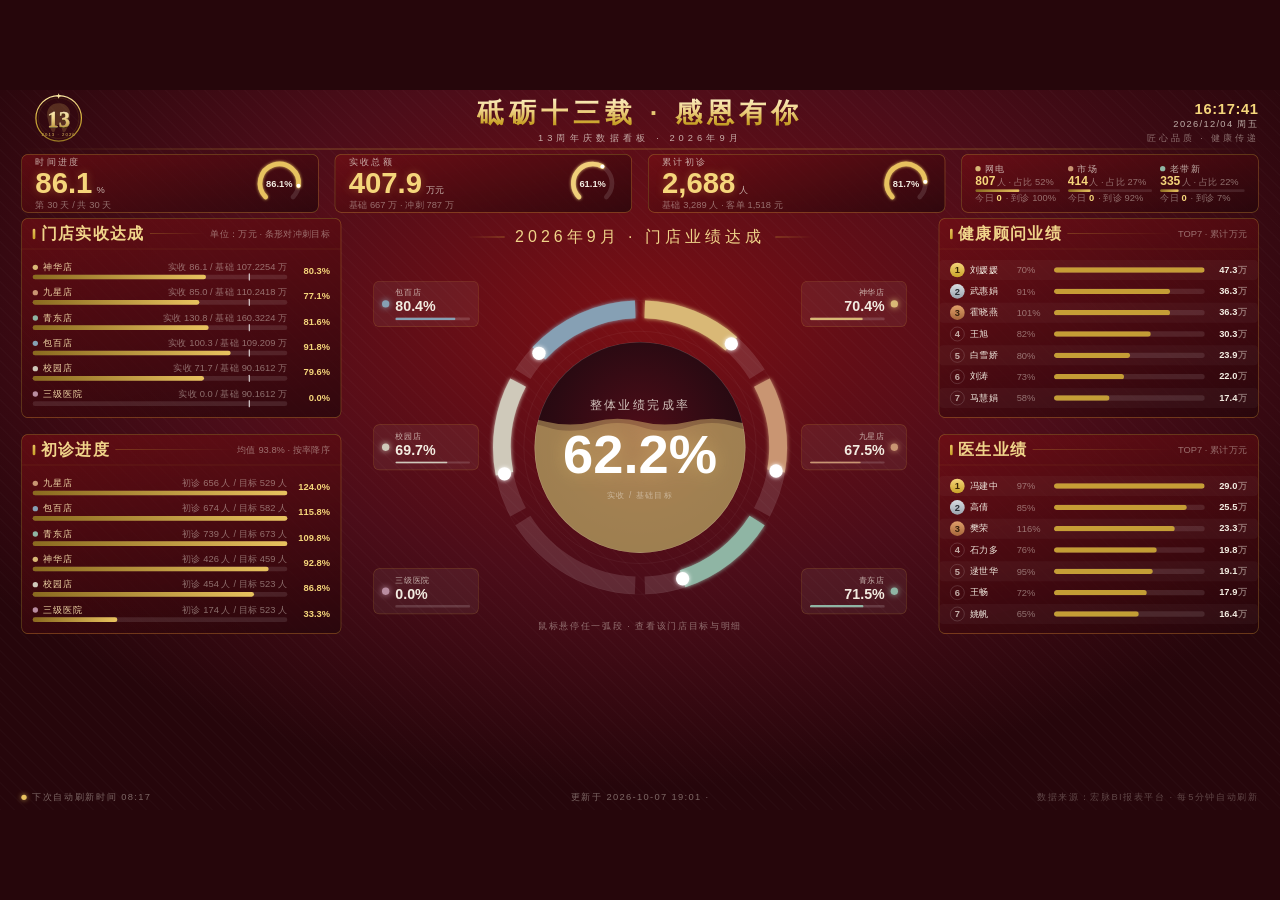
<file: site/index.html>
<!doctype html>
<html lang="zh-CN" data-page-node-id="bNAlIa9GvkVpchiOoF7Fsz">
  <head data-page-node-id="pRcPVPCFBdSMMbLrFjeiWT">
    <meta charset="UTF-8" data-page-node-id="fTteCExekOCX3ANO8GNjdZ" />
    <meta name="viewport" content="width=device-width, initial-scale=1.0" data-page-node-id="JhB4ZAEZevLRiTJPF1NyBG" />
    <title>13周年庆数据看板 v2</title>
    <link rel="icon" href="data:," />
    <!--------------------------------------------------------------


  二、版式网格（设计像素，全部闭合）
    头部 88 ｜ KPI 行 96–184（4 卡 ×446 gap24）
    主区 192–816 三栏：左 480 / 中 800 / 右 480（gutter 48，边距 32）
       32+480+48+800+48+480+32 = 1920，中央列 560→1360，中心 = 960
    底部折线 840–1048 通栏 1856 ｜ 底边距 32

  三、亮度控制
    大面积底色走深红渐变（水球三色 ×0.78 → L*≈18~27），
    6 段弧统一降饱和到 L*≤70，禁止荧光色与大面积高饱和红。

  四、调试
    ?static=1 跳过入场动画直接呈现终态（截图核对用）
    ?hover=N  模拟悬停第 N 段弧（tooltip 核对用）
    ?beat=N   直接呈现第 N 次心跳后的数据态（建议与 static=1 同用）
    ?hbms=ms  心跳间隔覆盖（默认 300000 = 5 分钟，调试用短间隔）

  五、数据心跳（见 ⑫ 节）
    每 5 分钟 buildData(beat++) 全量重建数据模型并原地刷新：
    KPI / 渠道 chip / 中央水球（弧段+水位+主数字）/ 左右四面板 /
    底部折线，页面不重载。历史日序列固定，增长落在「今天」的
    数据点上；左下角有心跳指示器（倒计时 + 刷新闪烁）。
  ============================================================-->
        <link rel="stylesheet" href="anniversary/css/style.css?v=20260929-8" />
  </head>
  <body data-page-node-id="v0FKEsf7Q6nRDLdoApuXJm">
    <div id="stage" data-page-node-id="kpHgrNEEkZe6PAno3AZiqG">
      <!-- ═══════════ Header ═══════════ -->
      <header id="hd" class="rv" data-page-node-id="wEYzkn5nYDAj5ljEAe1Y7S">
        <div class="logo" data-page-node-id="156GlCvEMHMHPoqrzs1CSF">
          <svg viewBox="0 0 180 150" data-page-node-id="gASNDZ9bTVkrAyyckmfHOM">
            <defs data-page-node-id="hqDiLdGtXwyyaEme4GPJWh">
              <linearGradient id="lgRing" x1="0" y1="0" x2="0" y2="1" data-page-node-id="lqxeYtdk4iewFhR3yDb2SH">
                <stop offset="0" stop-color="#fbe7a2" data-page-node-id="FFY9TI5BgzKePglZpI7jYK" />
                <stop offset="0.5" stop-color="#d4af37" data-page-node-id="RoODJLpOfjntsP8UMK7K4A" />
                <stop offset="1" stop-color="#9a7a24" data-page-node-id="HEvY9dDS5gaLxZupJrBT9t" />
              </linearGradient>
              <linearGradient id="lgNum" x1="0" y1="0" x2="0" y2="1" data-page-node-id="Ao8qt6Al73WwDt1gpRjUwL">
                <stop offset="0" stop-color="#fdf3cd" data-page-node-id="Ha32vFqB7SGn9soHdYtvfg" />
                <stop offset="0.45" stop-color="#f0d48a" data-page-node-id="dt03Z1TfhhpD5ZBrbN7TFr" />
                <stop offset="1" stop-color="#a87f1f" data-page-node-id="MylkIHC2j7ACWehBBXiNBk" />
              </linearGradient>
            </defs>
            <path
              d="M0 -28 C-16 -28 -24 -16 -21 -2 C-19 8 -15 26 -10 26 C-5 26 -7 12 0 12 C7 12 5 26 10 26 C15 26 19 8 21 -2 C24 -16 16 -28 0 -28 Z"
              transform="translate(90,72) scale(1.5)"
              fill="#e8c25f"
              opacity="0.2" data-page-node-id="RsiaJ8O6N65sGDhtilJ795"
            />
            <circle
              cx="90"
              cy="72"
              r="64"
              fill="none"
              stroke="url(#lgRing)"
              stroke-width="3.5" data-page-node-id="2CCHN2UXEv8PuBEjy0APqm"
            />
            <circle
              cx="90"
              cy="72"
              r="57"
              fill="none"
              stroke="rgba(212,175,55,0.35)"
              stroke-width="1" data-page-node-id="bCd5TjKRQrcUs7yGlWtTZC"
            />
            <text
              x="90"
              y="97"
              text-anchor="middle"
              font-size="64"
              font-weight="900"
              font-family="Bahnschrift, Microsoft YaHei"
              fill="#4a3608"
              transform="translate(0,2.5)" data-page-node-id="R2Y0nsFZqWWWNmogxF9ROb"
            >
              13
            </text>
            <text
              x="90"
              y="97"
              text-anchor="middle"
              font-size="64"
              font-weight="900"
              font-family="Bahnschrift, Microsoft YaHei"
              fill="url(#lgNum)"
              stroke="#fff8e1"
              stroke-width="0.8"
              paint-order="stroke" data-page-node-id="cmLNA8DesL4ARSBCl8cDCI"
            >
              13
            </text>
            <text
              x="90"
              y="121"
              text-anchor="middle"
              font-size="12"
              letter-spacing="3"
              fill="#e8c25f" data-page-node-id="w2LghVP4Pk8408AM7kDbOS"
            >
              2013 · 2026
            </text>
            <path
              d="M90 1.5 l2.2 5.6 5.6 2.2 -5.6 2.2 -2.2 5.6 -2.2 -5.6 -5.6 -2.2 5.6 -2.2 Z"
              fill="#fbe7a2" data-page-node-id="NrE1xtxqVkxlS9hG5zrr7q"
            />
          </svg>
        </div>
        <div class="title-wrap" data-page-node-id="9TCTEH1GL8MoABwhuIT3JK">
          <h1 data-page-node-id="tMiSZUa9S475jgxGeOnpzD">砥砺十三载 · 感恩有你</h1>
          <div class="subtitle" data-page-node-id="unRnWkU2URs4cFyrSFijpP">13周年庆数据看板 · 2026年9月</div>
        </div>
        <div class="clock" data-page-node-id="I2EozdVsNFKLFbrP7CSTph">
          <div class="t" id="clkTime" data-page-node-id="CklAXqz7jNYkuGRezKDurt">--:--:--</div>
          <div class="d" id="clkDate" data-page-node-id="HKp1TdW5JFSPURgOC2ITIA">————</div>
          <div class="slogan" data-page-node-id="g4IWigsaMyrBHXUSn34NM8">匠心品质 · 健康传递</div>
        </div>
      </header>
      <div class="h-sep" data-page-node-id="c2TKFTtrCtJGPuu5cIxSoY"></div>

      <!-- ═══════════ KPI 行 ═══════════ -->
      <section class="kpis" data-page-node-id="oSrQ1wHtikNl7rWVyhdjDN">
        <div class="kpi rv" data-page-node-id="SEYMCR4YmNM6E5nRwQ7IFp">
          <div class="kpi-l" data-page-node-id="44aorb51xL6MD6YPoZtlcz">
            <div class="kpi-label" data-page-node-id="V92zzAW6HuHXwulFekLh0v">时间进度</div>
            <div class="kpi-val" data-page-node-id="hyriNu5bZcucHpvpL2OOkM">
              <span class="num" id="vTime" data-page-node-id="tIEE3MougiuXbI8ZQb6H0s">0.0</span><span class="unit" data-page-node-id="O7dZuk6k6PlfmLgmGHEvLG">%</span>
            </div>
            <div class="kpi-sub" id="subTime" data-page-node-id="u6JN2mnEIhYJCzTOMCDFlZ">第 — 天 / 共 — 天</div>
          </div>
          <svg class="kpi-ring" id="rTime" viewBox="0 0 76 76" data-page-node-id="Ri1fY9IDdeKz1RI6IpJBEr"></svg>
        </div>
        <div class="kpi rv" data-page-node-id="xRi9tnBVwguL4xviL0JL0x">
          <div class="kpi-l" data-page-node-id="fzAci5xB72Cmhn3D7NAKaT">
            <div class="kpi-label" data-page-node-id="O5rpzulqEDu8IPt1yL2ZdE">实收总额</div>
            <div class="kpi-val" data-page-node-id="RCVx6vrJ17pDKSXDDdmLY9">
              <span class="num" id="vRev" data-page-node-id="InIMxo8T8QPRCyh5iJ6Ayt">0</span><span class="unit" data-page-node-id="SgshnPoZXCHpcYYE85dBF2">万元</span>
            </div>
            <div class="kpi-sub" id="subRev" data-page-node-id="TKbxoZFyBJaGhJ40QJAyX7">冲刺目标 — 万</div>
          </div>
          <svg class="kpi-ring" id="rRev" viewBox="0 0 76 76" data-page-node-id="Qpdsl4Wsvq7b8BEYaNRXwF"></svg>
        </div>
        <div class="kpi rv" data-page-node-id="KUwDDoYRsBBzJocgN3xbk4">
          <div class="kpi-l" data-page-node-id="MGHXHej9tQ5Hyuykaf9URP">
            <div class="kpi-label" data-page-node-id="w1z18vkmG5Nbth9sIqBwyG">累计初诊</div>
            <div class="kpi-val" data-page-node-id="rzB3d2FVG9kCjQAFVdoI1Y">
              <span class="num" id="vInit" data-page-node-id="fIbuGY6w7z44757RwI4yW1">0</span><span class="unit" data-page-node-id="ebtRX31nunjrN7MkISvLin">人</span>
            </div>
            <div class="kpi-sub" id="subInit" data-page-node-id="tzTCCbZm5sNMX1L8b9eey3">客单 — 元</div>
          </div>
          <svg class="kpi-ring" id="rInit" viewBox="0 0 76 76" data-page-node-id="oSgAc6CB6fNtqqdUA3VIWz"></svg>
        </div>
        <div class="kpi rv" data-page-node-id="k71qaQ9eMRFucWOAYcyMGH">
          <div class="kpi-ch" id="chChips" data-page-node-id="TKcTfXJ90g9bT6nKtFfv62"></div>
        </div>
      </section>

      <!-- ═══════════ 左栏 ═══════════ -->
      <section
        class="panel rv"
        id="pRev"
        style="left: 32px; top: 192px; width: 480px; height: 300px" data-page-node-id="0GzqxweOMjRgrN7YKevPSM"
      >
        <div class="panel-hd" data-page-node-id="Df7qdn8ugzR1t7VkyfmpOt">
          <h3 data-page-node-id="QozZiLu8bZZRKTjCXXU3ck">门店实收达成</h3>
          <span class="hline" data-page-node-id="J2i0PtmHDQrnvhUNHukCvz"></span>
          <span class="tag" data-page-node-id="NDKkVHRwoWOS1iuBsFXWVc">单位：万元 · 条形对冲刺目标</span>
        </div>
        <div class="sp-rows" id="rowsRev" data-page-node-id="oeGaWgf1RTmptFVPS90v6Z"></div>
      </section>

      <section
        class="panel rv"
        id="pRevisit"
        style="left: 32px; top: 516px; width: 480px; height: 300px" data-page-node-id="Tlr16npC2SKbjfgHqZH28j"
      >
        <div class="panel-hd" data-page-node-id="XFnaBUeVZULKzVKaM9sH7n">
          <h3 data-page-node-id="4meOhcFOpAJur4xcxxRGqE">初诊进度</h3>
          <span class="hline" data-page-node-id="DszTDeYF3ndCC9vCzuFB1k"></span>
          <span class="tag" id="tagRevisit" data-page-node-id="RQ2RITb6IYQIkKLbBFJFOM">按率降序</span>
        </div>
        <div class="sp-rows" id="rowsRevisit" data-page-node-id="FMGkPWljnkzDIOqVaobHqA"></div>
      </section>

      <!-- ═══════════ 中央 Hero ═══════════ -->
      <section id="hero" class="rv" data-page-node-id="Hcs3Wq5IqEjFQoJsAtxybO">
        <div class="hero-title" data-page-node-id="udxcUdccvgz40KwyG94nmG">2026年9月 · 门店业绩达成</div>
        <div class="hero-mod" id="heroMod" data-page-node-id="NcHx9vvaZdOX4pXMR6fZUf">
          <svg class="ring" id="heroRing" viewBox="0 24 900 580" data-page-node-id="oFBfNDAOF6fg8EPbnggF1d">
            <defs data-page-node-id="ZAtBHWU98WgYOIvGdYzApS">
              <clipPath id="ballClip" data-page-node-id="X6okBjb4FM2zIkQ7PItKKB">
                <circle cx="450" cy="320" r="178" data-page-node-id="2mrOI5qwmlsTY9cdWhoBEP" />
              </clipPath>
              <filter id="hGlow" x="-40%" y="-40%" width="180%" height="180%" data-page-node-id="LojOhJ60jzLwtPDJQk8CR6">
                <feGaussianBlur stdDeviation="4" result="b" data-page-node-id="sptze4GtMtvLpn2lBLWI1O" />
                <feMerge data-page-node-id="SkjvAi6RWsoyPJ0UF1JC98">
                  <feMergeNode in="b" data-page-node-id="6s5okbFM1wypjGcMHVaaOy" />
                  <feMergeNode in="SourceGraphic" data-page-node-id="oB9EnSy4yF36ZLJp3sIxQe" />
                </feMerge>
              </filter>
              <radialGradient id="ballBg" cx="50%" cy="42%" r="70%" data-page-node-id="1hcQdPhzaAszTiyClJTl3r">
                <stop offset="0%" stop-color="#4d0d18" data-page-node-id="BKjk3cO8xQwqGWFoSQtGSM" />
                <stop offset="60%" stop-color="#2b0a12" data-page-node-id="6uZpT9dD517NbAIDmyNtKt" />
                <stop offset="100%" stop-color="#1c060c" data-page-node-id="WcJydUlnryiaqCZMZX0Ahf" />
              </radialGradient>
            </defs>

            <circle
              cx="450"
              cy="320"
              r="248"
              fill="none"
              stroke="rgba(255,255,255,0.05)"
              stroke-width="1" data-page-node-id="L2FaWi2UX9QwLi5fZzVYWK"
            />
            <g
              id="hTracks"
              fill="none"
              stroke-width="30"
              stroke-linecap="butt" data-page-node-id="16F74CI70Hz8lGDbiC1ARl"
            ></g>
            <g
              id="hProgress"
              fill="none"
              stroke-width="30"
              stroke-linecap="butt"
              filter="url(#hGlow)" data-page-node-id="XTuYBhTYVBFj40mw9bPC3D"
            ></g>
            <g id="hDots" data-page-node-id="F7JTJT2tn6gvTGutGUcLb0"></g>
            <g
              id="hHits"
              fill="none"
              stroke="transparent"
              stroke-width="52"
              stroke-linecap="butt" data-page-node-id="QHZ4kCTcOSt2P3NM7bZJow"
            ></g>

            <g clip-path="url(#ballClip)" data-page-node-id="ttIOl0gnBMeBeR1Yr37CqP">
              <circle cx="450" cy="320" r="178" fill="url(#ballBg)" data-page-node-id="DXxDqY4JIU6l09di5Br8qY" />
              <path
                class="wave wave2"
                id="hWave2"
                fill="rgba(217,184,118,0.30)" data-page-node-id="gbnCEguQdvYVyL05fw3IiQ"
              />
              <path
                class="wave wave1"
                id="hWave1"
                fill="rgba(240,207,122,0.45)" data-page-node-id="sbmvpVToEQyccxw8WA5EnU"
              />
              <circle
                cx="450"
                cy="320"
                r="178"
                fill="none"
                stroke="rgba(255,255,255,0.18)"
                stroke-width="2" data-page-node-id="Izxj37aIKlKDKiMkdtNV5G"
              />
            </g>

            <text
              id="hTitle"
              x="450"
              y="256"
              text-anchor="middle"
              fill="rgba(243,236,225,0.82)"
              font-size="20"
              letter-spacing="4" data-page-node-id="M8IrhxILRbvdKg6MKCFG0F"
            >
              整体业绩完成率
            </text>
            <text
              id="hPct"
              x="450"
              y="364"
              text-anchor="middle"
              fill="#ffffff"
              font-size="66"
              font-weight="bold"
              style="filter: drop-shadow(0 0 14px rgba(240, 207, 122, 0.35))" data-page-node-id="CIAla1GZfyE1LyfhWI1Vof"
            >
              0%
            </text>
            <text
              id="hSub"
              x="450"
              y="406"
              text-anchor="middle"
              fill="rgba(243,236,225,0.5)"
              font-size="14"
              letter-spacing="2" data-page-node-id="0GqUyPJaSjgS7rOAofabEU"
            >
              实收 / 基础目标
            </text>
            <circle
              cx="450"
              cy="320"
              r="196"
              fill="none"
              stroke="rgba(255,255,255,0.08)"
              stroke-width="1" data-page-node-id="HYSdoiNoFfucWOA3QdTG3E"
            />
          </svg>
          <div class="arc-tip" id="arcTip" data-page-node-id="xIo1mhSntoETWOtp1KP4oK"></div>
        </div>
        <div class="hero-note" data-page-node-id="3TYCyp9G5N9l7gcm4QKAZ9">鼠标悬停任一弧段 · 查看该门店目标与明细</div>
      </section>

      <!-- ═══════════ 右栏 ═══════════ -->
      <section
        class="panel rv"
        id="pConsult"
        style="left: 1408px; top: 192px; width: 480px; height: 300px" data-page-node-id="kRfCaFvjkXph3bc9i23jSs"
      >
        <div class="panel-hd" data-page-node-id="uOcdFUICFULbVEim69jLhf">
          <h3 data-page-node-id="PXQI3zoMDydTjfKYFMge5v">健康顾问业绩</h3>
          <span class="hline" data-page-node-id="BKbFTxDVNHv76pxE9Rf3qr"></span>
          <span class="tag" data-page-node-id="scFnl15bqPgjUEw5bwAO5I">TOP7 · 累计万元</span>
        </div>
        <div class="rk-rows" id="rowsConsult" data-page-node-id="eIhjYHHNaf2bXhnruvDbFs"></div>
      </section>

      <section
        class="panel rv"
        id="pDoctor"
        style="left: 1408px; top: 516px; width: 480px; height: 300px" data-page-node-id="PjST9TWZQzSukMxJgl08mK"
      >
        <div class="panel-hd" data-page-node-id="IjDSf5qnbT3bcYrxnxmnRA">
          <h3 data-page-node-id="Q0sSzF1gGajtAcdxzGbIRA">医生业绩</h3>
          <span class="hline" data-page-node-id="9EmBxb9q80FfxQWtfCSAIh"></span>
          <span class="tag" data-page-node-id="x02npfRNWDVHyEkIwSiJ5l">TOP7 · 累计万元</span>
        </div>
        <div class="rk-rows" id="rowsDoctor" data-page-node-id="4jyv3nmACCBaUFkffHQNrL"></div>
      </section>

      <!-- ═══════════ 底部折线 ═══════════ -->
      <section
        class="panel rv"
        id="pTrend"
        style="left: 32px; top: 840px; width: 1856px; height: 208px" data-page-node-id="0vVEOpzuJDFpRTDcBZBpus"
      >
        <div class="panel-hd" data-page-node-id="0Do9Z3sa4iosGv7Wi3I4Pn">
          <h3 data-page-node-id="aEbSErwdqdBNw5huFzG8uo">整月每日业绩实收</h3>
          <span class="tag" id="trendTag" data-page-node-id="qkWsZhy7rD6NC8gFIYkrT0">9月1日 – 9月30日 · 万元</span>
          <span class="hline" data-page-node-id="E5qyjyKikJUyTL5P7dfBNq"></span>
          <span class="tag" id="lgName" style="color: var(--text-sub)" data-page-node-id="DNN0VnadnUPq17GSUMQJMl"
            >全部门店</span
          >
          <span
            style="
              display: inline-block;
              width: 18px;
              height: 4px;
              border-radius: 2px;
              background: var(--line-main);
            " data-page-node-id="DnZOtBW0QsTjCo9zug98fi"
          ></span>
          <div class="select" id="sel" data-page-node-id="mPky8XGgjq62QeZ8cg4JF2">
            <button class="select-btn sheen" id="selBtn" data-page-node-id="VcsZkrGuGI9cWAqyZZph16">
              <span id="selLabel" data-page-node-id="FNW8sqfAJpyrdUid9Cm2lv">全部门店</span>
              <svg viewBox="0 0 10 10" data-page-node-id="2Itxf4RokqO64nHUTA0UFB">
                <path
                  d="M1 3 L5 7 L9 3"
                  fill="none"
                  stroke="#f0cf7a"
                  stroke-width="1.6"
                  stroke-linecap="round" data-page-node-id="0WIhmfEKo50cefiEE1xWHa"
                />
              </svg>
            </button>
            <ul class="select-menu" id="selMenu" data-page-node-id="Lcitea5kCge3CBSVG0zJC9"></ul>
          </div>
        </div>
        <div class="trend-body" data-page-node-id="cG6pEsfDe5LBg1e3n7ulFJ">
          <svg id="trendSvg" data-page-node-id="26MbuVXxDaZJH9LO3SY5Sa">
            <defs data-page-node-id="Ym4lP9vMdS1kbgvrJt8QYr">
              <linearGradient id="tArea" x1="0" y1="0" x2="0" y2="1" data-page-node-id="CGSwFTFG9pieTJiE4o4ysi">
                <stop
                  id="tAreaA"
                  offset="0"
                  stop-color="#f0cf7a"
                  stop-opacity="0.28" data-page-node-id="GfY665C3uBCvHJfMIhg0XG"
                />
                <stop
                  id="tAreaB"
                  offset="1"
                  stop-color="#f0cf7a"
                  stop-opacity="0" data-page-node-id="CfNCJsdbUtsSf3RWTNfHr6"
                />
              </linearGradient>
              <filter id="tGlow" x="-20%" y="-40%" width="140%" height="180%" data-page-node-id="AV3iCsUjQ5TwCaGWUB8ZP8">
                <feGaussianBlur stdDeviation="2.4" result="b" data-page-node-id="N2RRiYJb4iYTovp9GGWQFn" />
                <feMerge data-page-node-id="GhGwQ5WRP3zcCsj2wftdnC">
                  <feMergeNode in="b" data-page-node-id="gBF3PVzo3weOHr8WLMpaFK" />
                  <feMergeNode in="SourceGraphic" data-page-node-id="qMZjeOTNAG4ZfQhiV4lG2t" />
                </feMerge>
              </filter>
            </defs>
            <g id="tGrid" data-page-node-id="Mm6sNlXBqczanyQpGcY3i3"></g>
            <path id="lgArea" fill="url(#tArea)" data-page-node-id="NElzhacJCJGnJOndXfSOFE" />
            <path id="lgLine" data-page-node-id="5RSnTLFuE0Ce5NmSq2z3r3" />
            <circle class="pulse" id="lgPulse" r="5" data-page-node-id="AyLQ2JjmeXhxXYISbwHnlS" />
            <circle fill="#fff" id="lgEndDot" r="3.2" data-page-node-id="jD3NmXOrdC1bKDNkBvpAKp" />
            <line
              id="hoverLn"
              stroke="rgba(240,207,122,0.45)"
              stroke-dasharray="3 3"
              style="display: none" data-page-node-id="g2JiCguQGFcfdaEm6EHYqF"
            />
            <circle
              id="hoverDot"
              r="4"
              fill="#fff"
              stroke="#f0cf7a"
              stroke-width="2"
              style="display: none" data-page-node-id="dbmbgW9vb6hiutbLK3cIXc"
            />
            <rect id="hoverPad" fill="transparent" data-page-node-id="ONqfYV8zuojevLUThfpQrL" />
          </svg>
          <div class="tip" id="tip" data-page-node-id="GctQe5uvQMoGu9sw9JBTqr"></div>
        </div>
      </section>

      <div class="hb" id="hbBox" data-page-node-id="3hhycehBeJIC3UjBGNAcG8">
        <span class="hb-dot" data-page-node-id="Zt2YRKpWM0av7BPilP6weL"></span>
        <span id="hbText" data-page-node-id="6SQbtYVyIXeD9TjoJtU4ui"> 下次刷新时间 --:--</span>
      </div>
      <div class="foot-updated" id="footUpdated">更新于 --</div>
      <div class="foot-note" data-page-node-id="hqwaJQjd3VyY5kEyzMBYX4">
        数据来源：宏脉BI报表平台 · 每5分钟自动刷新
      </div>
    </div>

        <script src="anniversary/js/data.js?v=20260929-8"></script>
    <script type="module" src="anniversary/js/main.js?v=20260929-8"></script>
  </body>
</html>
</file>
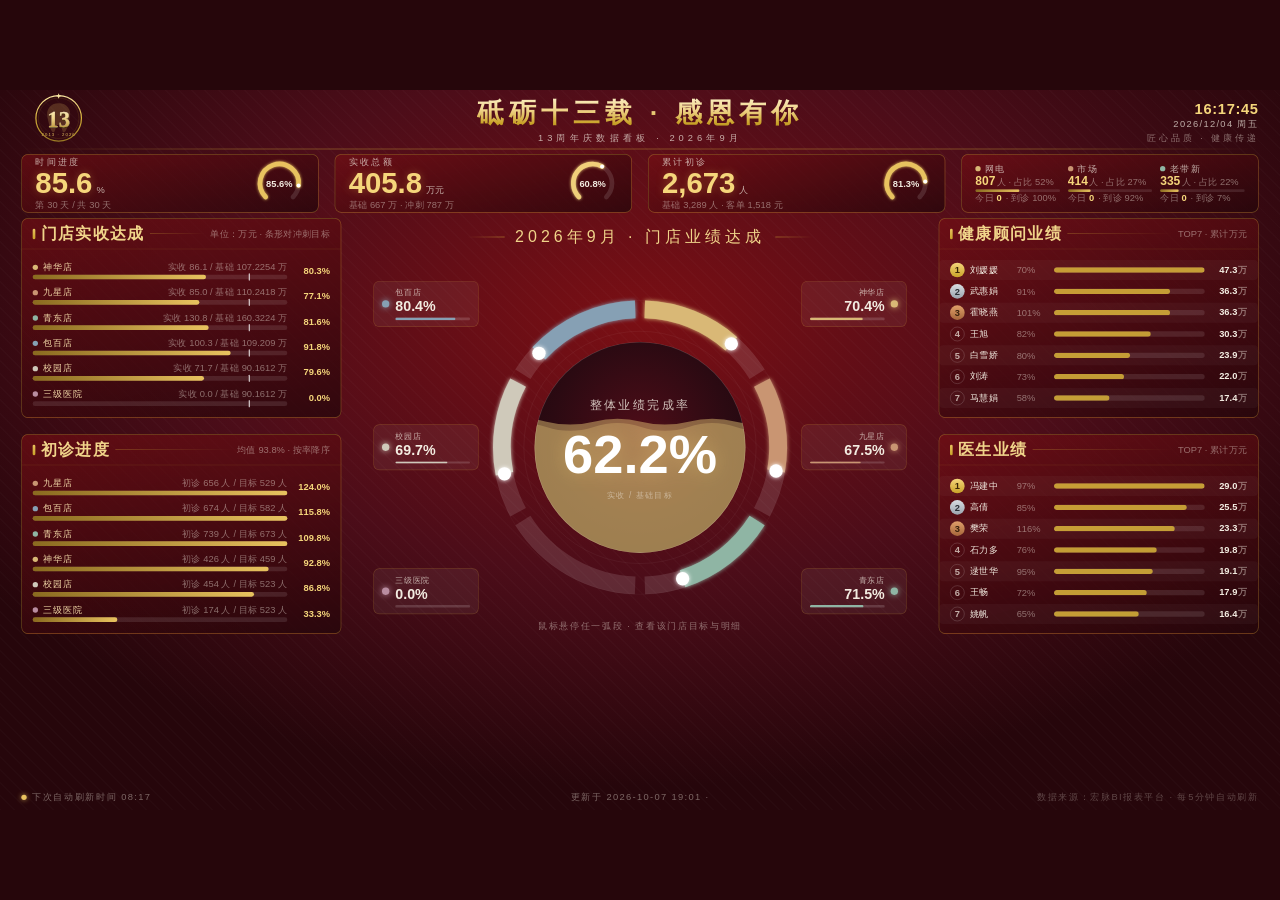
<file: site/anniversary/index.html>
<!doctype html>
<html lang="zh-CN" data-page-node-id="bNAlIa9GvkVpchiOoF7Fsz">
  <head data-page-node-id="pRcPVPCFBdSMMbLrFjeiWT">
    <meta charset="UTF-8" data-page-node-id="fTteCExekOCX3ANO8GNjdZ" />
    <meta name="viewport" content="width=device-width, initial-scale=1.0" data-page-node-id="JhB4ZAEZevLRiTJPF1NyBG" />
    <title>13周年庆数据看板 v2</title>
    <link rel="icon" href="data:," />
    <!--------------------------------------------------------------


  二、版式网格（设计像素，全部闭合）
    头部 88 ｜ KPI 行 96–184（4 卡 ×446 gap24）
    主区 192–816 三栏：左 480 / 中 800 / 右 480（gutter 48，边距 32）
       32+480+48+800+48+480+32 = 1920，中央列 560→1360，中心 = 960
    底部折线 840–1048 通栏 1856 ｜ 底边距 32

  三、亮度控制
    大面积底色走深红渐变（水球三色 ×0.78 → L*≈18~27），
    6 段弧统一降饱和到 L*≤70，禁止荧光色与大面积高饱和红。

  四、调试
    ?static=1 跳过入场动画直接呈现终态（截图核对用）
    ?hover=N  模拟悬停第 N 段弧（tooltip 核对用）
    ?beat=N   直接呈现第 N 次心跳后的数据态（建议与 static=1 同用）
    ?hbms=ms  心跳间隔覆盖（默认 300000 = 5 分钟，调试用短间隔）

  五、数据心跳（见 ⑫ 节）
    每 5 分钟 buildData(beat++) 全量重建数据模型并原地刷新：
    KPI / 渠道 chip / 中央水球（弧段+水位+主数字）/ 左右四面板 /
    底部折线，页面不重载。历史日序列固定，增长落在「今天」的
    数据点上；左下角有心跳指示器（倒计时 + 刷新闪烁）。
  ============================================================-->
        <link rel="stylesheet" href="css/style.css?v=20260929-8" />
  </head>
  <body data-page-node-id="v0FKEsf7Q6nRDLdoApuXJm">
    <div id="stage" data-page-node-id="kpHgrNEEkZe6PAno3AZiqG">
      <!-- ═══════════ Header ═══════════ -->
      <header id="hd" class="rv" data-page-node-id="wEYzkn5nYDAj5ljEAe1Y7S">
        <div class="logo" data-page-node-id="156GlCvEMHMHPoqrzs1CSF">
          <svg viewBox="0 0 180 150" data-page-node-id="gASNDZ9bTVkrAyyckmfHOM">
            <defs data-page-node-id="hqDiLdGtXwyyaEme4GPJWh">
              <linearGradient id="lgRing" x1="0" y1="0" x2="0" y2="1" data-page-node-id="lqxeYtdk4iewFhR3yDb2SH">
                <stop offset="0" stop-color="#fbe7a2" data-page-node-id="FFY9TI5BgzKePglZpI7jYK" />
                <stop offset="0.5" stop-color="#d4af37" data-page-node-id="RoODJLpOfjntsP8UMK7K4A" />
                <stop offset="1" stop-color="#9a7a24" data-page-node-id="HEvY9dDS5gaLxZupJrBT9t" />
              </linearGradient>
              <linearGradient id="lgNum" x1="0" y1="0" x2="0" y2="1" data-page-node-id="Ao8qt6Al73WwDt1gpRjUwL">
                <stop offset="0" stop-color="#fdf3cd" data-page-node-id="Ha32vFqB7SGn9soHdYtvfg" />
                <stop offset="0.45" stop-color="#f0d48a" data-page-node-id="dt03Z1TfhhpD5ZBrbN7TFr" />
                <stop offset="1" stop-color="#a87f1f" data-page-node-id="MylkIHC2j7ACWehBBXiNBk" />
              </linearGradient>
            </defs>
            <path
              d="M0 -28 C-16 -28 -24 -16 -21 -2 C-19 8 -15 26 -10 26 C-5 26 -7 12 0 12 C7 12 5 26 10 26 C15 26 19 8 21 -2 C24 -16 16 -28 0 -28 Z"
              transform="translate(90,72) scale(1.5)"
              fill="#e8c25f"
              opacity="0.2" data-page-node-id="RsiaJ8O6N65sGDhtilJ795"
            />
            <circle
              cx="90"
              cy="72"
              r="64"
              fill="none"
              stroke="url(#lgRing)"
              stroke-width="3.5" data-page-node-id="2CCHN2UXEv8PuBEjy0APqm"
            />
            <circle
              cx="90"
              cy="72"
              r="57"
              fill="none"
              stroke="rgba(212,175,55,0.35)"
              stroke-width="1" data-page-node-id="bCd5TjKRQrcUs7yGlWtTZC"
            />
            <text
              x="90"
              y="97"
              text-anchor="middle"
              font-size="64"
              font-weight="900"
              font-family="Bahnschrift, Microsoft YaHei"
              fill="#4a3608"
              transform="translate(0,2.5)" data-page-node-id="R2Y0nsFZqWWWNmogxF9ROb"
            >
              13
            </text>
            <text
              x="90"
              y="97"
              text-anchor="middle"
              font-size="64"
              font-weight="900"
              font-family="Bahnschrift, Microsoft YaHei"
              fill="url(#lgNum)"
              stroke="#fff8e1"
              stroke-width="0.8"
              paint-order="stroke" data-page-node-id="cmLNA8DesL4ARSBCl8cDCI"
            >
              13
            </text>
            <text
              x="90"
              y="121"
              text-anchor="middle"
              font-size="12"
              letter-spacing="3"
              fill="#e8c25f" data-page-node-id="w2LghVP4Pk8408AM7kDbOS"
            >
              2013 · 2026
            </text>
            <path
              d="M90 1.5 l2.2 5.6 5.6 2.2 -5.6 2.2 -2.2 5.6 -2.2 -5.6 -5.6 -2.2 5.6 -2.2 Z"
              fill="#fbe7a2" data-page-node-id="NrE1xtxqVkxlS9hG5zrr7q"
            />
          </svg>
        </div>
        <div class="title-wrap" data-page-node-id="9TCTEH1GL8MoABwhuIT3JK">
          <h1 data-page-node-id="tMiSZUa9S475jgxGeOnpzD">砥砺十三载 · 感恩有你</h1>
          <div class="subtitle" data-page-node-id="unRnWkU2URs4cFyrSFijpP">13周年庆数据看板 · 2026年9月</div>
        </div>
        <div class="clock" data-page-node-id="I2EozdVsNFKLFbrP7CSTph">
          <div class="t" id="clkTime" data-page-node-id="CklAXqz7jNYkuGRezKDurt">--:--:--</div>
          <div class="d" id="clkDate" data-page-node-id="HKp1TdW5JFSPURgOC2ITIA">————</div>
          <div class="slogan" data-page-node-id="g4IWigsaMyrBHXUSn34NM8">匠心品质 · 健康传递</div>
        </div>
      </header>
      <div class="h-sep" data-page-node-id="c2TKFTtrCtJGPuu5cIxSoY"></div>

      <!-- ═══════════ KPI 行 ═══════════ -->
      <section class="kpis" data-page-node-id="oSrQ1wHtikNl7rWVyhdjDN">
        <div class="kpi rv" data-page-node-id="SEYMCR4YmNM6E5nRwQ7IFp">
          <div class="kpi-l" data-page-node-id="44aorb51xL6MD6YPoZtlcz">
            <div class="kpi-label" data-page-node-id="V92zzAW6HuHXwulFekLh0v">时间进度</div>
            <div class="kpi-val" data-page-node-id="hyriNu5bZcucHpvpL2OOkM">
              <span class="num" id="vTime" data-page-node-id="tIEE3MougiuXbI8ZQb6H0s">0.0</span><span class="unit" data-page-node-id="O7dZuk6k6PlfmLgmGHEvLG">%</span>
            </div>
            <div class="kpi-sub" id="subTime" data-page-node-id="u6JN2mnEIhYJCzTOMCDFlZ">第 — 天 / 共 — 天</div>
          </div>
          <svg class="kpi-ring" id="rTime" viewBox="0 0 76 76" data-page-node-id="Ri1fY9IDdeKz1RI6IpJBEr"></svg>
        </div>
        <div class="kpi rv" data-page-node-id="xRi9tnBVwguL4xviL0JL0x">
          <div class="kpi-l" data-page-node-id="fzAci5xB72Cmhn3D7NAKaT">
            <div class="kpi-label" data-page-node-id="O5rpzulqEDu8IPt1yL2ZdE">实收总额</div>
            <div class="kpi-val" data-page-node-id="RCVx6vrJ17pDKSXDDdmLY9">
              <span class="num" id="vRev" data-page-node-id="InIMxo8T8QPRCyh5iJ6Ayt">0</span><span class="unit" data-page-node-id="SgshnPoZXCHpcYYE85dBF2">万元</span>
            </div>
            <div class="kpi-sub" id="subRev" data-page-node-id="TKbxoZFyBJaGhJ40QJAyX7">冲刺目标 — 万</div>
          </div>
          <svg class="kpi-ring" id="rRev" viewBox="0 0 76 76" data-page-node-id="Qpdsl4Wsvq7b8BEYaNRXwF"></svg>
        </div>
        <div class="kpi rv" data-page-node-id="KUwDDoYRsBBzJocgN3xbk4">
          <div class="kpi-l" data-page-node-id="MGHXHej9tQ5Hyuykaf9URP">
            <div class="kpi-label" data-page-node-id="w1z18vkmG5Nbth9sIqBwyG">累计初诊</div>
            <div class="kpi-val" data-page-node-id="rzB3d2FVG9kCjQAFVdoI1Y">
              <span class="num" id="vInit" data-page-node-id="fIbuGY6w7z44757RwI4yW1">0</span><span class="unit" data-page-node-id="ebtRX31nunjrN7MkISvLin">人</span>
            </div>
            <div class="kpi-sub" id="subInit" data-page-node-id="tzTCCbZm5sNMX1L8b9eey3">客单 — 元</div>
          </div>
          <svg class="kpi-ring" id="rInit" viewBox="0 0 76 76" data-page-node-id="oSgAc6CB6fNtqqdUA3VIWz"></svg>
        </div>
        <div class="kpi rv" data-page-node-id="k71qaQ9eMRFucWOAYcyMGH">
          <div class="kpi-ch" id="chChips" data-page-node-id="TKcTfXJ90g9bT6nKtFfv62"></div>
        </div>
      </section>

      <!-- ═══════════ 左栏 ═══════════ -->
      <section
        class="panel rv"
        id="pRev"
        style="left: 32px; top: 192px; width: 480px; height: 300px" data-page-node-id="0GzqxweOMjRgrN7YKevPSM"
      >
        <div class="panel-hd" data-page-node-id="Df7qdn8ugzR1t7VkyfmpOt">
          <h3 data-page-node-id="QozZiLu8bZZRKTjCXXU3ck">门店实收达成</h3>
          <span class="hline" data-page-node-id="J2i0PtmHDQrnvhUNHukCvz"></span>
          <span class="tag" data-page-node-id="NDKkVHRwoWOS1iuBsFXWVc">单位：万元 · 条形对冲刺目标</span>
        </div>
        <div class="sp-rows" id="rowsRev" data-page-node-id="oeGaWgf1RTmptFVPS90v6Z"></div>
      </section>

      <section
        class="panel rv"
        id="pRevisit"
        style="left: 32px; top: 516px; width: 480px; height: 300px" data-page-node-id="Tlr16npC2SKbjfgHqZH28j"
      >
        <div class="panel-hd" data-page-node-id="XFnaBUeVZULKzVKaM9sH7n">
          <h3 data-page-node-id="4meOhcFOpAJur4xcxxRGqE">初诊进度</h3>
          <span class="hline" data-page-node-id="DszTDeYF3ndCC9vCzuFB1k"></span>
          <span class="tag" id="tagRevisit" data-page-node-id="RQ2RITb6IYQIkKLbBFJFOM">按率降序</span>
        </div>
        <div class="sp-rows" id="rowsRevisit" data-page-node-id="FMGkPWljnkzDIOqVaobHqA"></div>
      </section>

      <!-- ═══════════ 中央 Hero ═══════════ -->
      <section id="hero" class="rv" data-page-node-id="Hcs3Wq5IqEjFQoJsAtxybO">
        <div class="hero-title" data-page-node-id="udxcUdccvgz40KwyG94nmG">2026年9月 · 门店业绩达成</div>
        <div class="hero-mod" id="heroMod" data-page-node-id="NcHx9vvaZdOX4pXMR6fZUf">
          <svg class="ring" id="heroRing" viewBox="0 24 900 580" data-page-node-id="oFBfNDAOF6fg8EPbnggF1d">
            <defs data-page-node-id="ZAtBHWU98WgYOIvGdYzApS">
              <clipPath id="ballClip" data-page-node-id="X6okBjb4FM2zIkQ7PItKKB">
                <circle cx="450" cy="320" r="178" data-page-node-id="2mrOI5qwmlsTY9cdWhoBEP" />
              </clipPath>
              <filter id="hGlow" x="-40%" y="-40%" width="180%" height="180%" data-page-node-id="LojOhJ60jzLwtPDJQk8CR6">
                <feGaussianBlur stdDeviation="4" result="b" data-page-node-id="sptze4GtMtvLpn2lBLWI1O" />
                <feMerge data-page-node-id="SkjvAi6RWsoyPJ0UF1JC98">
                  <feMergeNode in="b" data-page-node-id="6s5okbFM1wypjGcMHVaaOy" />
                  <feMergeNode in="SourceGraphic" data-page-node-id="oB9EnSy4yF36ZLJp3sIxQe" />
                </feMerge>
              </filter>
              <radialGradient id="ballBg" cx="50%" cy="42%" r="70%" data-page-node-id="1hcQdPhzaAszTiyClJTl3r">
                <stop offset="0%" stop-color="#4d0d18" data-page-node-id="BKjk3cO8xQwqGWFoSQtGSM" />
                <stop offset="60%" stop-color="#2b0a12" data-page-node-id="6uZpT9dD517NbAIDmyNtKt" />
                <stop offset="100%" stop-color="#1c060c" data-page-node-id="WcJydUlnryiaqCZMZX0Ahf" />
              </radialGradient>
            </defs>

            <circle
              cx="450"
              cy="320"
              r="248"
              fill="none"
              stroke="rgba(255,255,255,0.05)"
              stroke-width="1" data-page-node-id="L2FaWi2UX9QwLi5fZzVYWK"
            />
            <g
              id="hTracks"
              fill="none"
              stroke-width="30"
              stroke-linecap="butt" data-page-node-id="16F74CI70Hz8lGDbiC1ARl"
            ></g>
            <g
              id="hProgress"
              fill="none"
              stroke-width="30"
              stroke-linecap="butt"
              filter="url(#hGlow)" data-page-node-id="XTuYBhTYVBFj40mw9bPC3D"
            ></g>
            <g id="hDots" data-page-node-id="F7JTJT2tn6gvTGutGUcLb0"></g>
            <g
              id="hHits"
              fill="none"
              stroke="transparent"
              stroke-width="52"
              stroke-linecap="butt" data-page-node-id="QHZ4kCTcOSt2P3NM7bZJow"
            ></g>

            <g clip-path="url(#ballClip)" data-page-node-id="ttIOl0gnBMeBeR1Yr37CqP">
              <circle cx="450" cy="320" r="178" fill="url(#ballBg)" data-page-node-id="DXxDqY4JIU6l09di5Br8qY" />
              <path
                class="wave wave2"
                id="hWave2"
                fill="rgba(217,184,118,0.30)" data-page-node-id="gbnCEguQdvYVyL05fw3IiQ"
              />
              <path
                class="wave wave1"
                id="hWave1"
                fill="rgba(240,207,122,0.45)" data-page-node-id="sbmvpVToEQyccxw8WA5EnU"
              />
              <circle
                cx="450"
                cy="320"
                r="178"
                fill="none"
                stroke="rgba(255,255,255,0.18)"
                stroke-width="2" data-page-node-id="Izxj37aIKlKDKiMkdtNV5G"
              />
            </g>

            <text
              id="hTitle"
              x="450"
              y="256"
              text-anchor="middle"
              fill="rgba(243,236,225,0.82)"
              font-size="20"
              letter-spacing="4" data-page-node-id="M8IrhxILRbvdKg6MKCFG0F"
            >
              整体业绩完成率
            </text>
            <text
              id="hPct"
              x="450"
              y="364"
              text-anchor="middle"
              fill="#ffffff"
              font-size="66"
              font-weight="bold"
              style="filter: drop-shadow(0 0 14px rgba(240, 207, 122, 0.35))" data-page-node-id="CIAla1GZfyE1LyfhWI1Vof"
            >
              0%
            </text>
            <text
              id="hSub"
              x="450"
              y="406"
              text-anchor="middle"
              fill="rgba(243,236,225,0.5)"
              font-size="14"
              letter-spacing="2" data-page-node-id="0GqUyPJaSjgS7rOAofabEU"
            >
              实收 / 基础目标
            </text>
            <circle
              cx="450"
              cy="320"
              r="196"
              fill="none"
              stroke="rgba(255,255,255,0.08)"
              stroke-width="1" data-page-node-id="HYSdoiNoFfucWOA3QdTG3E"
            />
          </svg>
          <div class="arc-tip" id="arcTip" data-page-node-id="xIo1mhSntoETWOtp1KP4oK"></div>
        </div>
        <div class="hero-note" data-page-node-id="3TYCyp9G5N9l7gcm4QKAZ9">鼠标悬停任一弧段 · 查看该门店目标与明细</div>
      </section>

      <!-- ═══════════ 右栏 ═══════════ -->
      <section
        class="panel rv"
        id="pConsult"
        style="left: 1408px; top: 192px; width: 480px; height: 300px" data-page-node-id="kRfCaFvjkXph3bc9i23jSs"
      >
        <div class="panel-hd" data-page-node-id="uOcdFUICFULbVEim69jLhf">
          <h3 data-page-node-id="PXQI3zoMDydTjfKYFMge5v">健康顾问业绩</h3>
          <span class="hline" data-page-node-id="BKbFTxDVNHv76pxE9Rf3qr"></span>
          <span class="tag" data-page-node-id="scFnl15bqPgjUEw5bwAO5I">TOP7 · 累计万元</span>
        </div>
        <div class="rk-rows" id="rowsConsult" data-page-node-id="eIhjYHHNaf2bXhnruvDbFs"></div>
      </section>

      <section
        class="panel rv"
        id="pDoctor"
        style="left: 1408px; top: 516px; width: 480px; height: 300px" data-page-node-id="PjST9TWZQzSukMxJgl08mK"
      >
        <div class="panel-hd" data-page-node-id="IjDSf5qnbT3bcYrxnxmnRA">
          <h3 data-page-node-id="Q0sSzF1gGajtAcdxzGbIRA">医生业绩</h3>
          <span class="hline" data-page-node-id="9EmBxb9q80FfxQWtfCSAIh"></span>
          <span class="tag" data-page-node-id="x02npfRNWDVHyEkIwSiJ5l">TOP7 · 累计万元</span>
        </div>
        <div class="rk-rows" id="rowsDoctor" data-page-node-id="4jyv3nmACCBaUFkffHQNrL"></div>
      </section>

      <!-- ═══════════ 底部折线 ═══════════ -->
      <section
        class="panel rv"
        id="pTrend"
        style="left: 32px; top: 840px; width: 1856px; height: 208px" data-page-node-id="0vVEOpzuJDFpRTDcBZBpus"
      >
        <div class="panel-hd" data-page-node-id="0Do9Z3sa4iosGv7Wi3I4Pn">
          <h3 data-page-node-id="aEbSErwdqdBNw5huFzG8uo">整月每日业绩实收</h3>
          <span class="tag" id="trendTag" data-page-node-id="qkWsZhy7rD6NC8gFIYkrT0">9月1日 – 9月30日 · 万元</span>
          <span class="hline" data-page-node-id="E5qyjyKikJUyTL5P7dfBNq"></span>
          <span class="tag" id="lgName" style="color: var(--text-sub)" data-page-node-id="DNN0VnadnUPq17GSUMQJMl"
            >全部门店</span
          >
          <span
            style="
              display: inline-block;
              width: 18px;
              height: 4px;
              border-radius: 2px;
              background: var(--line-main);
            " data-page-node-id="DnZOtBW0QsTjCo9zug98fi"
          ></span>
          <div class="select" id="sel" data-page-node-id="mPky8XGgjq62QeZ8cg4JF2">
            <button class="select-btn sheen" id="selBtn" data-page-node-id="VcsZkrGuGI9cWAqyZZph16">
              <span id="selLabel" data-page-node-id="FNW8sqfAJpyrdUid9Cm2lv">全部门店</span>
              <svg viewBox="0 0 10 10" data-page-node-id="2Itxf4RokqO64nHUTA0UFB">
                <path
                  d="M1 3 L5 7 L9 3"
                  fill="none"
                  stroke="#f0cf7a"
                  stroke-width="1.6"
                  stroke-linecap="round" data-page-node-id="0WIhmfEKo50cefiEE1xWHa"
                />
              </svg>
            </button>
            <ul class="select-menu" id="selMenu" data-page-node-id="Lcitea5kCge3CBSVG0zJC9"></ul>
          </div>
        </div>
        <div class="trend-body" data-page-node-id="cG6pEsfDe5LBg1e3n7ulFJ">
          <svg id="trendSvg" data-page-node-id="26MbuVXxDaZJH9LO3SY5Sa">
            <defs data-page-node-id="Ym4lP9vMdS1kbgvrJt8QYr">
              <linearGradient id="tArea" x1="0" y1="0" x2="0" y2="1" data-page-node-id="CGSwFTFG9pieTJiE4o4ysi">
                <stop
                  id="tAreaA"
                  offset="0"
                  stop-color="#f0cf7a"
                  stop-opacity="0.28" data-page-node-id="GfY665C3uBCvHJfMIhg0XG"
                />
                <stop
                  id="tAreaB"
                  offset="1"
                  stop-color="#f0cf7a"
                  stop-opacity="0" data-page-node-id="CfNCJsdbUtsSf3RWTNfHr6"
                />
              </linearGradient>
              <filter id="tGlow" x="-20%" y="-40%" width="140%" height="180%" data-page-node-id="AV3iCsUjQ5TwCaGWUB8ZP8">
                <feGaussianBlur stdDeviation="2.4" result="b" data-page-node-id="N2RRiYJb4iYTovp9GGWQFn" />
                <feMerge data-page-node-id="GhGwQ5WRP3zcCsj2wftdnC">
                  <feMergeNode in="b" data-page-node-id="gBF3PVzo3weOHr8WLMpaFK" />
                  <feMergeNode in="SourceGraphic" data-page-node-id="qMZjeOTNAG4ZfQhiV4lG2t" />
                </feMerge>
              </filter>
            </defs>
            <g id="tGrid" data-page-node-id="Mm6sNlXBqczanyQpGcY3i3"></g>
            <path id="lgArea" fill="url(#tArea)" data-page-node-id="NElzhacJCJGnJOndXfSOFE" />
            <path id="lgLine" data-page-node-id="5RSnTLFuE0Ce5NmSq2z3r3" />
            <circle class="pulse" id="lgPulse" r="5" data-page-node-id="AyLQ2JjmeXhxXYISbwHnlS" />
            <circle fill="#fff" id="lgEndDot" r="3.2" data-page-node-id="jD3NmXOrdC1bKDNkBvpAKp" />
            <line
              id="hoverLn"
              stroke="rgba(240,207,122,0.45)"
              stroke-dasharray="3 3"
              style="display: none" data-page-node-id="g2JiCguQGFcfdaEm6EHYqF"
            />
            <circle
              id="hoverDot"
              r="4"
              fill="#fff"
              stroke="#f0cf7a"
              stroke-width="2"
              style="display: none" data-page-node-id="dbmbgW9vb6hiutbLK3cIXc"
            />
            <rect id="hoverPad" fill="transparent" data-page-node-id="ONqfYV8zuojevLUThfpQrL" />
          </svg>
          <div class="tip" id="tip" data-page-node-id="GctQe5uvQMoGu9sw9JBTqr"></div>
        </div>
      </section>

      <div class="hb" id="hbBox" data-page-node-id="3hhycehBeJIC3UjBGNAcG8">
        <span class="hb-dot" data-page-node-id="Zt2YRKpWM0av7BPilP6weL"></span>
        <span id="hbText" data-page-node-id="6SQbtYVyIXeD9TjoJtU4ui"> 下次刷新时间 --:--</span>
      </div>
      <div class="foot-updated" id="footUpdated">更新于 --</div>
      <div class="foot-note" data-page-node-id="hqwaJQjd3VyY5kEyzMBYX4">
        数据来源：宏脉BI报表平台 · 每5分钟自动刷新
      </div>
    </div>

        <script src="js/data.js?v=20260929-8"></script>
    <script type="module" src="js/main.js?v=20260929-8"></script>
  </body>
</html>
</file>
<file: site/anniversary/css/style.css>
/* ══════════ ① 设计令牌 ══════════ */
      :root {
        /* 背景：水球三色整体压暗一档 */
        --bg-hi: #7a0f14;
        --bg-mid: #4c0d19;
        --bg-low: #26060b;
        /* 面板 */
        --panel-top: rgba(122, 15, 20, 0.6);
        --panel-bottom: rgba(38, 6, 11, 0.78);
        --panel-border: rgba(212, 175, 55, 0.38);
        /* 金色系 */
        --gold-num: #f5d67b;
        --gold-deep: #c9a227;
        --gold-line: #d4af37;
        /* 文字 */
        --text-main: #f3ece1;
        --text-sub: rgba(243, 236, 225, 0.72);
        --text-dim: rgba(243, 236, 225, 0.45);
        --track: rgba(255, 255, 255, 0.1);
        /* 进度条金渐变 */
        --bar-a: #8a6a1f;
        --bar-b: #e8c25f;
        --line-main: #f0cf7a;
        --num-font: "Bahnschrift", "Microsoft YaHei", sans-serif;
        /* ── 排版系统：字号 5 档 + 8 的倍数间距 ── */
        --t1: 66px; /* 巨数（JS 自动适配） */
        --t2: 44px; /* KPI 数值 */
        --t3: 24px; /* 面板标题 */
        --t4: 18px; /* 正文 */
        --t5: 14px; /* 辅助（最小字号，不得低于此值） */
        --sp-1: 8px;
        --sp-2: 16px;
        --sp-3: 24px;
        --sp-4: 32px;
        --hd-h: 46px; /* 面板头高 */
      }

      * {
        box-sizing: border-box;
        margin: 0;
        padding: 0;
      }
      html,
      body {
        width: 100%;
        height: 100%;
      }
      body {
        position: fixed;
        inset: 0;
        overflow: hidden;
        background: var(--bg-low);
        font-family: "Microsoft YaHei", "PingFang SC", sans-serif;
        color: var(--text-main);
        font-variant-numeric: tabular-nums;
      }

      /* ══════════ ② 舞台 ══════════ */
      #stage {
        position: absolute;
        left: 50%;
        top: 50%;
        width: 1920px;
        height: 1080px;
        transform: translate(-50%, -50%) scale(var(--s, 1));
        transform-origin: center center;
        background: radial-gradient(
          1200px 700px at 50% 32%,
          var(--bg-hi) 0%,
          var(--bg-mid) 55%,
          var(--bg-low) 100%
        );
        overflow: hidden;
      }
      #stage::before {
        content: "";
        position: absolute;
        inset: 0;
        background: repeating-linear-gradient(
          45deg,
          rgba(255, 255, 255, 0.014) 0 2px,
          transparent 2px 14px
        );
        pointer-events: none;
      }

      /* ══════════ ③ 通用面板 ══════════ */
      .panel {
        position: absolute;
        background: linear-gradient(
          165deg,
          var(--panel-top),
          var(--panel-bottom)
        );
        border: 1px solid var(--panel-border);
        border-radius: 10px;
      }
      .panel-hd {
        height: var(--hd-h);
        display: flex;
        align-items: center;
        gap: var(--sp-1);
        padding: 0 var(--sp-2);
        border-bottom: 1px solid rgba(212, 175, 55, 0.18);
      }
      .panel-hd::before {
        content: "";
        flex: none;
        width: 4px;
        height: var(--sp-2);
        border-radius: 2px;
        background: linear-gradient(180deg, #e8c25f, #c9a227);
      }
      .panel-hd h3 {
        flex: none;
        font-size: var(--t3);
        font-weight: 600;
        letter-spacing: 2px;
        color: #f0d48a;
        white-space: nowrap;
      }
      .panel-hd .hline {
        flex: 1;
        min-width: var(--sp-1);
        height: 1px;
        background: linear-gradient(
          90deg,
          rgba(212, 175, 55, 0.4),
          transparent
        );
      }
      .panel-hd .tag {
        flex: none;
        font-size: var(--t5);
        color: var(--text-dim);
        white-space: nowrap;
      }

      /* 入场：JS 逐个加 .in */
      .rv {
        opacity: 0;
        transform: translateY(14px);
      }
      .rv.in {
        opacity: 1;
        transform: none;
        transition:
          opacity 0.7s ease,
          transform 0.7s cubic-bezier(0.22, 0.9, 0.35, 1);
      }
      .noanim .rv {
        opacity: 1;
        transform: none;
        transition: none;
      }
      .noanim .sp-bar i,
      .noanim .rk-bar i,
      .noanim .chip-bar i {
        transition: none;
      }
      .noanim .pulse {
        animation: none;
        opacity: 0;
      }
      .noanim .select-btn::after {
        animation: none;
        display: none;
      }

      /* ══════════ ④ Header ══════════ */
      header {
        position: absolute;
        left: 0;
        top: 0;
        width: 100%;
        height: 88px;
      }
      .logo {
        position: absolute;
        left: var(--sp-4);
        top: 4px;
        width: 112px;
        height: 80px;
      }
      .logo svg {
        width: 100%;
        height: 100%;
        display: block;
      }
      .title-wrap {
        position: absolute;
        left: 200px;
        right: 200px;
        height: 88px;
        display: flex;
        flex-direction: column;
        align-items: center;
        justify-content: center;
        gap: 2px;
      }
      .title-wrap h1 {
        font-size: 40px;
        font-weight: 700;
        letter-spacing: 8px;
        background: linear-gradient(
          180deg,
          #fdf3cd 0%,
          #f0d48a 42%,
          #c9a227 78%,
          #9a7a24 100%
        );
        -webkit-background-clip: text;
        background-clip: text;
        color: transparent;
        white-space: nowrap;
      }
      .title-wrap .subtitle {
        font-size: var(--t5);
        letter-spacing: 6px;
        color: var(--text-sub);
        white-space: nowrap;
      }
      .clock {
        position: absolute;
        right: var(--sp-4);
        top: var(--sp-2);
        text-align: right;
        line-height: 1.4;
      }
      .clock .t {
        font: 600 22px var(--num-font);
        color: var(--gold-num);
        letter-spacing: 1px;
      }
      .clock .d {
        font-size: var(--t5);
        color: var(--text-sub);
        letter-spacing: 2px;
      }
      .clock .slogan {
        font-size: var(--t5);
        color: var(--text-dim);
        letter-spacing: 4px;
      }
      .h-sep {
        position: absolute;
        top: 88px;
        left: var(--sp-4);
        right: var(--sp-4);
        height: 1px;
        background: linear-gradient(
          90deg,
          transparent,
          rgba(212, 175, 55, 0.55) 18%,
          rgba(212, 175, 55, 0.55) 82%,
          transparent
        );
      }

      /* ══════════ ⑤ KPI 行 ══════════ */
      .kpis {
        position: absolute;
        left: var(--sp-4);
        top: 96px;
        width: 1856px;
        height: 88px;
        display: flex;
        gap: var(--sp-3);
      }
      .kpi {
        width: 446px;
        display: flex;
        align-items: center;
        gap: var(--sp-2);
        padding: 0 20px;
        background: linear-gradient(
          165deg,
          var(--panel-top),
          var(--panel-bottom)
        );
        border: 1px solid var(--panel-border);
        border-radius: 10px;
      }
      .kpi-l {
        flex: 1;
        min-width: 0;
        display: flex;
        flex-direction: column;
        gap: 0;
      }
      .kpi-label {
        font-size: var(--t5);
        color: var(--text-sub);
        letter-spacing: 3px;
        line-height: 18px;
      }
      .kpi-val {
        display: flex;
        align-items: baseline;
        gap: 6px;
        line-height: 46px;
        height: 46px; /* 定高：baseline 对齐的字形包络可达 54px，会把底部小字顶出卡片 */
      }
      .kpi-val .num {
        font: 700 var(--t2) var(--num-font);
        line-height: 46px; /* font 简写会把 line-height 重置为 normal(44px字号≈57px行高)，曾致卡内文字溢出边框 */
        color: var(--gold-num);
        text-shadow: 0 0 12px rgba(245, 180, 80, 0.32);
        white-space: nowrap;
      }
      .kpi-val .unit {
        font-size: var(--t5);
        color: var(--text-sub);
      }
      .kpi-sub {
        font-size: var(--t5);
        color: var(--text-dim);
        line-height: 18px;
        white-space: nowrap;
      }
      .kpi-ring {
        flex: none;
        width: 76px;
        height: 76px;
      }
      .kpi-ring .ring-txt {
        font: 700 var(--t5) var(--num-font);
        fill: var(--text-main);
      }

      /* 渠道卡：3 枚内联 chip */
      .kpi-ch {
        flex: 1;
        display: flex;
        gap: 12px;
      }
      .chip {
        flex: 1;
        min-width: 0;
        display: flex;
        flex-direction: column;
        gap: 0;
      }
      .chip-name {
        font-size: var(--t5);
        color: var(--text-sub);
        letter-spacing: 2px;
        line-height: 18px;
        display: flex;
        align-items: center;
        gap: 6px;
        white-space: nowrap;
      }
      .chip-name .dot {
        width: 8px;
        height: 8px;
        border-radius: 50%;
        flex: none;
      }
      .chip-val {
        font-size: var(--t5);
        color: var(--text-dim);
        line-height: 22px;
        white-space: nowrap;
        overflow: hidden;
        text-overflow: ellipsis;
      }
      .chip-val b {
        font: 700 var(--t4) var(--num-font);
        color: var(--gold-num);
        margin-right: 2px;
      }
      .chip-bar {
        height: 4px;
        border-radius: 2px;
        background: var(--track);
        overflow: hidden;
      }
      .chip-bar i {
        display: block;
        height: 100%;
        width: 0;
        border-radius: 2px;
        background: linear-gradient(90deg, var(--bar-a), var(--bar-b));
        transition: width 1.4s cubic-bezier(0.22, 0.9, 0.35, 1);
      }

      /* ══════════ ⑥ 左栏：门店行（2 行式，32px 闭合） ══════════ */
      .sp-rows {
        height: calc(100% - var(--hd-h));
        padding: var(--sp-2) 0;
        display: flex;
        flex-direction: column;
        gap: 6px;
      }
      .sp-row {
        flex: none;
        height: 32px;
        display: grid;
        grid-template-columns: 1fr 52px;
        grid-template-rows: 16px 7px;
        row-gap: 3px;
        column-gap: 12px;
        align-content: center;
        padding: 0 var(--sp-2);
      }
      .sp-l1 {
        grid-column: 1;
        grid-row: 1;
        display: flex;
        align-items: center;
        gap: var(--sp-1);
        min-width: 0;
      }
      .sp-l1 .dot {
        width: 8px;
        height: 8px;
        border-radius: 50%;
        flex: none;
      }
      .sp-name {
        flex: none;
        font-size: var(--t5);
        color: #f3d9a8;
        letter-spacing: 1px;
        white-space: nowrap;
      }
      .sp-meta {
        margin-left: auto;
        font-size: var(--t5);
        color: var(--text-dim);
        white-space: nowrap;
        overflow: hidden;
        text-overflow: ellipsis;
      }
      .sp-bar-wrap {
        grid-column: 1;
        grid-row: 2;
        position: relative;
        height: 7px;
      }
      .sp-bar {
        position: absolute;
        inset: 0;
        border-radius: 4px;
        background: var(--track);
      }
      .sp-bar i {
        position: absolute;
        left: 0;
        top: 0;
        height: 100%;
        width: 0;
        border-radius: 4px;
        background: linear-gradient(90deg, var(--bar-a), var(--bar-b));
        transition: width 1.6s cubic-bezier(0.22, 0.9, 0.35, 1);
      }
      /* 基础目标刻度：冲刺 = 基础 × 1.18 → 恒在 84.7% */
      .sp-bar .tick {
        position: absolute;
        left: 84.7%;
        top: -2px;
        width: 2px;
        height: 11px;
        background: rgba(255, 255, 255, 0.7);
        border-radius: 1px;
      }
      .sp-pct {
        grid-column: 2;
        grid-row: 1 / span 2;
        align-self: center;
        text-align: right;
        font: 700 var(--t5) var(--num-font);
        color: var(--gold-num);
        white-space: nowrap;
      }

      /* ══════════ ⑦ 右栏：排名行（28px 闭合） ══════════ */
      .rk-rows {
        height: calc(100% - var(--hd-h));
        padding: var(--sp-2) 0;
        display: flex;
        flex-direction: column;
        /* gap 2 + 行高 30：7 行正好填满容器(254px)，与左栏 32px 行视觉规格一致。
           曾经是 28px 行 + gap 4（没填满），且比左栏小一圈，看板上左右不对称。 */
        gap: 2px;
      }
      .rk-row {
        flex: none;
        height: 30px;
        display: grid;
        grid-template-columns: 22px 1fr 72px 56px;
        align-items: center;
        gap: var(--sp-1);
        padding: 0 var(--sp-2);
        border-radius: 6px;
      }
      .rk-row.has-store {
        grid-template-columns: 22px 62px 48px 1fr 56px;
      }
      .rk-row:nth-child(odd) {
        background: rgba(255, 255, 255, 0.03);
      }
      .rk-badge {
        width: 22px;
        height: 22px;
        border-radius: 50%;
        display: flex;
        align-items: center;
        justify-content: center;
        font: 600 var(--t5) var(--num-font);
        color: var(--text-sub);
        border: 1px solid rgba(255, 255, 255, 0.22);
      }
      .rk-badge.r1 {
        background: linear-gradient(180deg, #f5d67b, #c9a227);
        color: #3a2506;
        border: none;
      }
      .rk-badge.r2 {
        background: linear-gradient(180deg, #d9dde2, #9aa3ad);
        color: #2c3037;
        border: none;
      }
      .rk-badge.r3 {
        background: linear-gradient(180deg, #e0a06a, #a5653a);
        color: #3a220d;
        border: none;
      }
      .rk-name {
        font-size: var(--t5);
        color: var(--text-main);
        white-space: nowrap;
        overflow: hidden;
        text-overflow: ellipsis;
      }
      .rk-store {
        font-size: var(--t5);
        color: var(--text-dim);
        white-space: nowrap;
      }
      .rk-bar {
        height: 8px;
        border-radius: 4px;
        background: var(--track);
        overflow: hidden;
      }
      .rk-bar i {
        display: block;
        height: 100%;
        width: 0;
        border-radius: 4px;
        background: var(--c, var(--gold-line));
        opacity: 0.88;
        transition: width 1.4s cubic-bezier(0.22, 0.9, 0.35, 1);
      }
      .rk-val {
        font: 600 var(--t5) var(--num-font);
        color: var(--text-main);
        text-align: right;
        white-space: nowrap;
      }
      .rk-val small {
        font-size: var(--t5);
        color: var(--text-dim);
        margin-left: 1px;
      }

      /* ══════════ ⑧ 中央 Hero（参考图1 范式） ══════════ */
      #hero {
        position: absolute;
        left: 560px;
        top: 192px;
        width: 800px;
        height: 624px;
      }
      .hero-title {
        position: absolute;
        left: 0;
        right: 0;
        top: 12px;
        height: var(--sp-4);
        display: flex;
        align-items: center;
        justify-content: center;
        gap: var(--sp-2);
        font-size: var(--t3);
        letter-spacing: 6px;
        color: #f0d48a;
        white-space: nowrap;
      }
      .hero-title::before,
      .hero-title::after {
        content: "";
        width: 56px;
        height: 1px;
        background: linear-gradient(
          90deg,
          transparent,
          rgba(212, 175, 55, 0.7)
        );
      }
      .hero-title::after {
        transform: scaleX(-1);
      }
      .hero-mod {
        position: absolute;
        left: 0;
        right: 0;
        top: 81px;
        --u: 0.8889px;
      }
      .hero-mod svg.ring {
        width: 100%;
        height: auto;
        display: block;
      }
      .hero-note {
        position: absolute;
        left: 0;
        right: 0;
        top: 604px;
        height: var(--sp-2);
        text-align: center;
        font-size: var(--t5);
        color: var(--text-dim);
        letter-spacing: 2px;
        white-space: nowrap;
      }

      /* 左右门店标签（width / 字号走 --u，随模块等比缩放） */
      .store-label {
        position: absolute;
        display: flex;
        align-items: center;
        gap: calc(var(--u) * 10);
        width: calc(var(--u) * 178);
        padding: calc(var(--u) * 10) calc(var(--u) * 14);
        border-radius: calc(var(--u) * 10);
        background: rgba(255, 255, 255, 0.055);
        border: 1px solid rgba(212, 175, 55, 0.22);
        transform: translateY(-50%);
        transition:
          box-shadow 0.25s ease,
          border-color 0.25s ease,
          opacity 0.25s ease;
      }
      .store-label.left {
        left: 0;
      }
      .store-label.right {
        right: 0;
        flex-direction: row-reverse;
        text-align: right;
      }
      .store-label .dot {
        width: calc(var(--u) * 12);
        height: calc(var(--u) * 12);
        border-radius: 50%;
        flex: none;
        box-shadow: 0 0 calc(var(--u) * 10) currentColor;
      }
      .store-label .info {
        flex: 1;
        min-width: 0;
      }
      .store-label .name {
        font-size: calc(var(--u) * 14);
        color: var(--text-sub);
        letter-spacing: 1px;
        white-space: nowrap;
        overflow: hidden;
        text-overflow: ellipsis;
      }
      .store-label .pct {
        font-size: calc(var(--u) * 24);
        font-weight: bold;
        color: var(--text-main);
        line-height: 1.15;
        font-variant-numeric: tabular-nums;
      }
      .store-label .bar {
        margin-top: calc(var(--u) * 5);
        height: calc(var(--u) * 4);
        border-radius: calc(var(--u) * 2);
        background: rgba(255, 255, 255, 0.15);
        overflow: hidden;
      }
      .store-label .bar i {
        display: block;
        height: 100%;
        width: 0;
        border-radius: calc(var(--u) * 2);
        transition: width 1.6s cubic-bezier(0.22, 0.9, 0.35, 1);
      }
      /* 弧段 hover：高亮命中项，其余降亮 */
      .hero-mod.focus .store-label {
        opacity: 0.38;
      }
      .hero-mod.focus .store-label.on {
        opacity: 1;
        border-color: rgba(212, 175, 55, 0.65);
      }

      /* 波浪平移：整数波长 → 无缝循环 */
      .wave1 {
        animation: drift1 7s linear infinite;
      }
      .wave2 {
        animation: drift2 4.5s linear infinite;
      }
      @keyframes drift1 {
        from {
          transform: translateX(0);
        }
        to {
          transform: translateX(-160px);
        }
      }
      @keyframes drift2 {
        from {
          transform: translateX(-80px);
        }
        to {
          transform: translateX(0);
        }
      }
      .noanim .wave1,
      .noanim .wave2 {
        animation: none;
      }

      /* 弧段 hover tooltip */
      .arc-tip {
        position: absolute;
        display: none;
        pointer-events: none;
        transform: translate(-50%, -100%);
        background: rgba(24, 5, 9, 0.95);
        border: 1px solid rgba(212, 175, 55, 0.5);
        border-radius: var(--sp-1);
        padding: 12px var(--sp-2);
        font-size: var(--t5);
        line-height: 1.9;
        color: var(--text-main);
        white-space: nowrap;
        z-index: 20;
        box-shadow: 0 8px 26px rgba(0, 0, 0, 0.55);
      }
      .arc-tip b {
        color: var(--gold-num);
        font: 700 var(--t4) var(--num-font);
        margin-left: 4px;
      }
      .arc-tip .hd {
        display: flex;
        align-items: center;
        gap: 6px;
        color: var(--text-sub);
        letter-spacing: 2px;
        border-bottom: 1px solid rgba(212, 175, 55, 0.25);
        padding-bottom: 4px;
        margin-bottom: 4px;
      }
      .arc-tip .hd .dot {
        width: 8px;
        height: 8px;
        border-radius: 50%;
      }
      .arc-tip .col {
        color: var(--text-dim);
      }

      /* ══════════ ⑨ 底部折线 + 门店选择器 ══════════ */
      #pTrend {
        overflow: visible;
      }
      .trend-body {
        position: relative;
        height: calc(100% - var(--hd-h));
      }
      #trendSvg {
        display: block;
        width: 100%;
        height: 100%;
      }
      .axis-txt {
        font: var(--t5) var(--num-font);
        fill: var(--text-dim);
      }
      .grid-ln {
        stroke: rgba(255, 255, 255, 0.08);
        stroke-dasharray: 4 5;
      }
      #lgLine {
        fill: none;
        stroke: var(--line-main);
        stroke-width: 2;
        filter: url(#tGlow);
      }
      .pulse {
        fill: none;
        stroke: var(--line-main);
        stroke-width: 1.5;
        transform-box: fill-box;
        transform-origin: center;
        animation: pulse 2.2s ease-out infinite;
      }
      @keyframes pulse {
        0% {
          transform: scale(0.4);
          opacity: 0.9;
        }
        70% {
          transform: scale(2.4);
          opacity: 0;
        }
        100% {
          transform: scale(2.4);
          opacity: 0;
        }
      }
      .tip {
        position: absolute;
        display: none;
        pointer-events: none;
        background: rgba(24, 5, 9, 0.94);
        border: 1px solid rgba(212, 175, 55, 0.5);
        border-radius: var(--sp-1);
        padding: var(--sp-1) 12px;
        font-size: var(--t5);
        line-height: 1.8;
        color: var(--text-main);
        white-space: nowrap;
        z-index: 30;
      }
      .tip b {
        color: var(--gold-num);
        font: 600 var(--t5) var(--num-font);
      }

      .select {
        position: relative;
        z-index: 40;
      }
      .select-btn {
        position: relative;
        display: flex;
        align-items: center;
        gap: var(--sp-1);
        height: var(--sp-4);
        padding: 0 12px;
        min-width: 128px;
        background: rgba(255, 255, 255, 0.06);
        border: 1px solid rgba(212, 175, 55, 0.45);
        border-radius: var(--sp-1);
        color: var(--text-main);
        font-size: var(--t5);
        font-family: inherit;
        letter-spacing: 1px;
        cursor: pointer;
      }
      .select-btn:hover {
        background: rgba(255, 255, 255, 0.1);
      }
      .select-btn svg {
        width: 10px;
        height: 10px;
        transition: transform 0.25s;
      }
      .select.open .select-btn svg {
        transform: rotate(180deg);
      }
      @property --ang {
        syntax: "<angle>";
        inherits: false;
        initial-value: 0deg;
      }
      .select.open .select-btn::after,
      .select-btn.sheen::after {
        content: "";
        position: absolute;
        inset: -2px;
        border-radius: 10px;
        padding: 1.5px;
        background: conic-gradient(
          from var(--ang),
          transparent 0deg 295deg,
          rgba(240, 207, 122, 0.9) 325deg,
          transparent 360deg
        );
        -webkit-mask:
          linear-gradient(#000 0 0) content-box,
          linear-gradient(#000 0 0);
        -webkit-mask-composite: xor;
        mask:
          linear-gradient(#000 0 0) content-box,
          linear-gradient(#000 0 0);
        mask-composite: exclude;
        animation: sheen 3.2s linear infinite;
        pointer-events: none;
      }
      @keyframes sheen {
        to {
          --ang: 360deg;
        }
      }
      .select-menu {
        position: absolute;
        right: 0;
        bottom: calc(100% + var(--sp-1));
        min-width: 148px;
        list-style: none;
        background: rgba(30, 7, 12, 0.96);
        border: 1px solid rgba(212, 175, 55, 0.45);
        border-radius: 10px;
        padding: 6px;
        display: none;
        box-shadow: 0 10px 30px rgba(0, 0, 0, 0.5);
      }
      .select.open .select-menu {
        display: block;
      }
      .select-menu li {
        display: flex;
        align-items: center;
        gap: var(--sp-1);
        padding: var(--sp-1) 10px;
        border-radius: 7px;
        font-size: var(--t5);
        color: var(--text-sub);
        cursor: pointer;
        transition: 0.3s;
      }
      .select-menu li:hover {
        background: rgba(212, 175, 55, 0.16);
        color: var(--text-main);
      }
      .select-menu:hover li:not(:hover) {
        filter: blur(1.2px);
        opacity: 0.55;
        transform: scale(0.97);
      }
      .select-menu li.cur {
        color: var(--gold-num);
      }
      .select-menu .dot {
        width: 9px;
        height: 9px;
        border-radius: 50%;
        flex: none;
      }
      .select-menu li.all .dot {
        background: var(--line-main);
      }

      .foot-note {
        position: absolute;
        right: var(--sp-4);
        bottom: 10px;
        font-size: var(--t5);
        letter-spacing: 2px;
        color: rgba(243, 236, 225, 0.28);
      }

      /* ══════════ ⑩ 数据心跳指示器（左下角） ══════════ */
      .hb {
        position: absolute;
        left: var(--sp-4);
        bottom: 10px;
        display: flex;
        align-items: center;
        gap: var(--sp-1);
        font-size: var(--t5);
        letter-spacing: 2px;
        color: rgba(243, 236, 225, 0.42);
      }
      .hb-dot {
        flex: none;
        width: 8px;
        height: 8px;
        border-radius: 50%;
        background: #e8c25f;
        box-shadow: 0 0 8px rgba(232, 194, 95, 0.75);
        animation: hbBreath 2.6s ease-in-out infinite;
      }
      .hb.flash .hb-dot {
        animation: hbFlash 1.1s ease-out;
      }
      .hb.flash #hbText {
        color: var(--gold-num);
      }
      #hbText {
        transition: color 1.2s ease;
      }
      @keyframes hbBreath {
        0%,
        100% {
          opacity: 0.4;
        }
        50% {
          opacity: 1;
        }
      }
      @keyframes hbFlash {
        0% {
          transform: scale(1);
          box-shadow: 0 0 4px rgba(232, 194, 95, 0.6);
        }
        22% {
          transform: scale(1.9);
          box-shadow: 0 0 18px rgba(255, 232, 160, 1);
        }
        100% {
          transform: scale(1);
          box-shadow: 0 0 8px rgba(232, 194, 95, 0.75);
        }
      }
      .noanim .hb-dot {
        animation: none;
        opacity: 0.9;
      }
      /* 心跳刷新时排序列轻淡入 */
      .bfade {
        animation: bfade 0.5s ease;
      }
      @keyframes bfade {
        from {
          opacity: 0.45;
        }
        to {
          opacity: 1;
        }
      }

      /* ══════════ 更新时间（数据来源时间戳，页面最底部中央） ══════════ */
      .foot-updated {
        position: absolute;
        left: 50%;
        bottom: 10px;
        transform: translateX(-50%);
        font-size: var(--t5);
        letter-spacing: 2px;
        color: rgba(243, 236, 225, 0.42);
        white-space: nowrap;
      }
</file>
